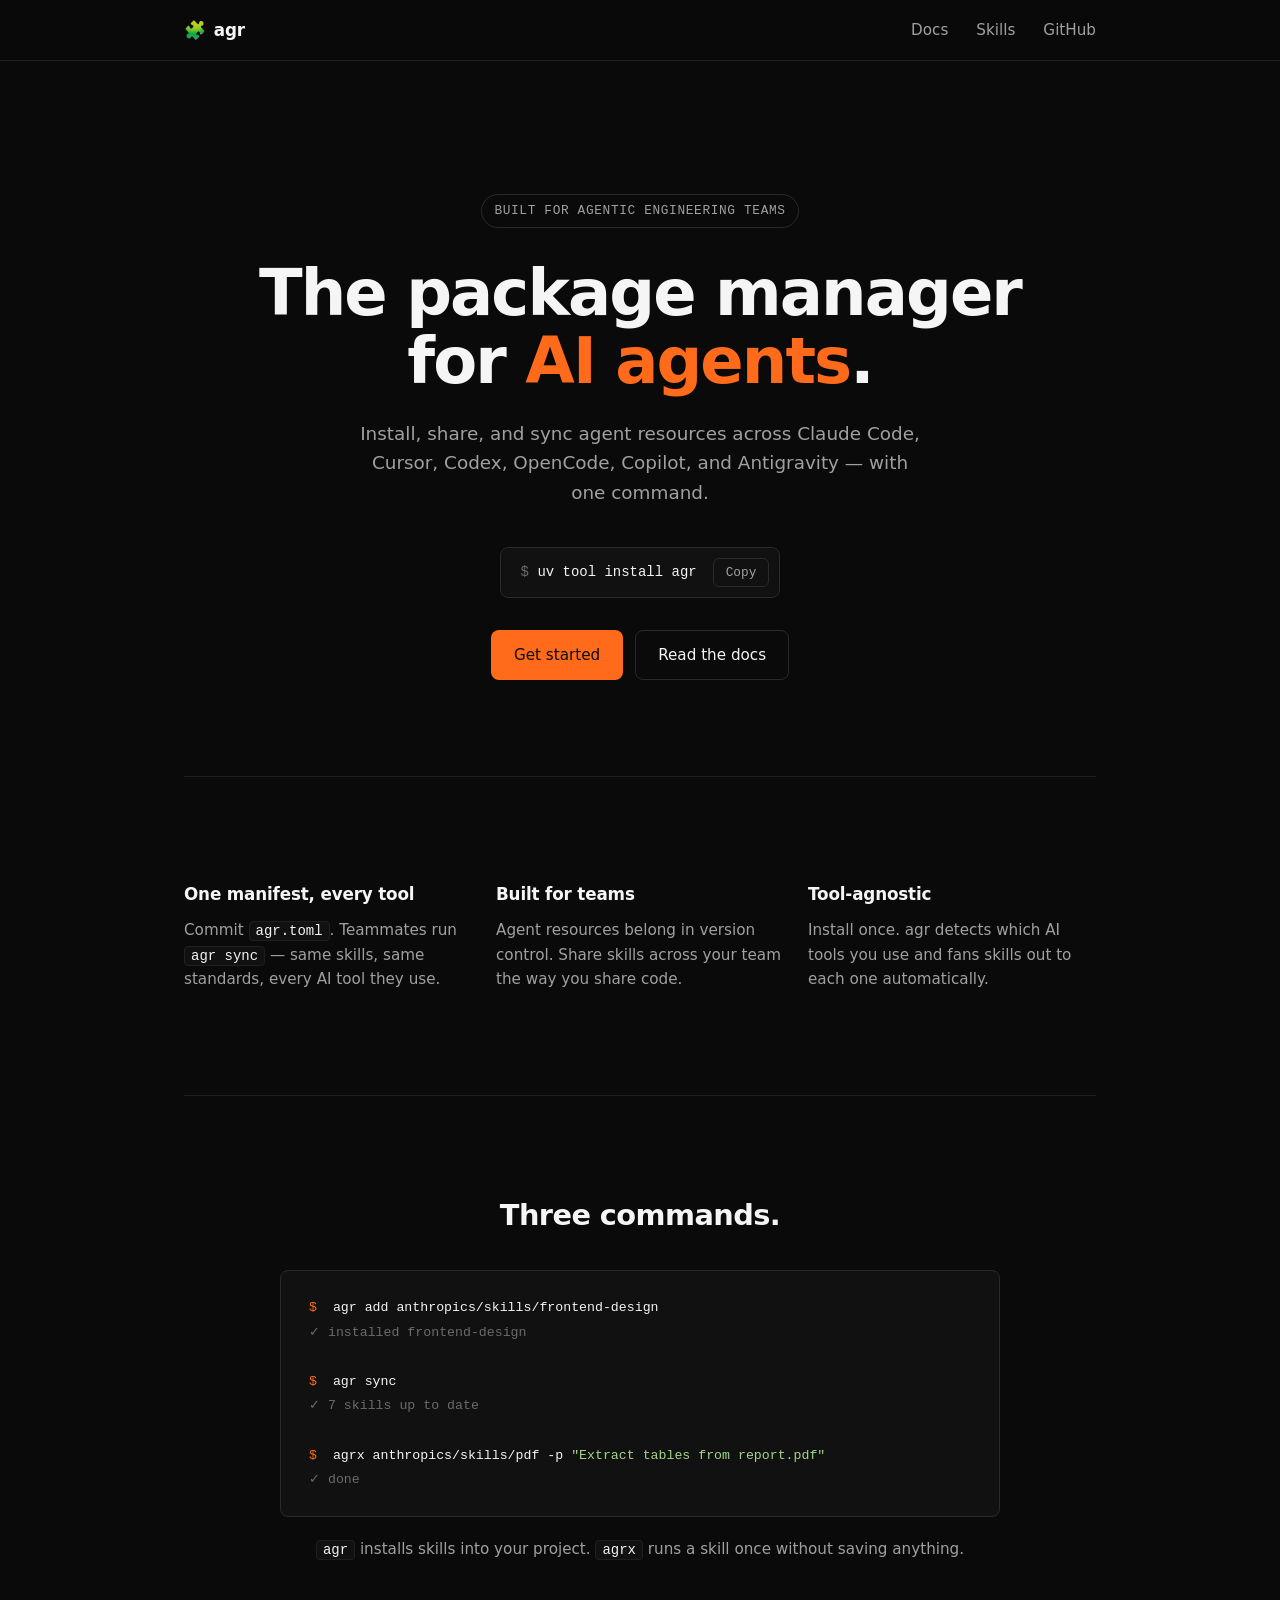
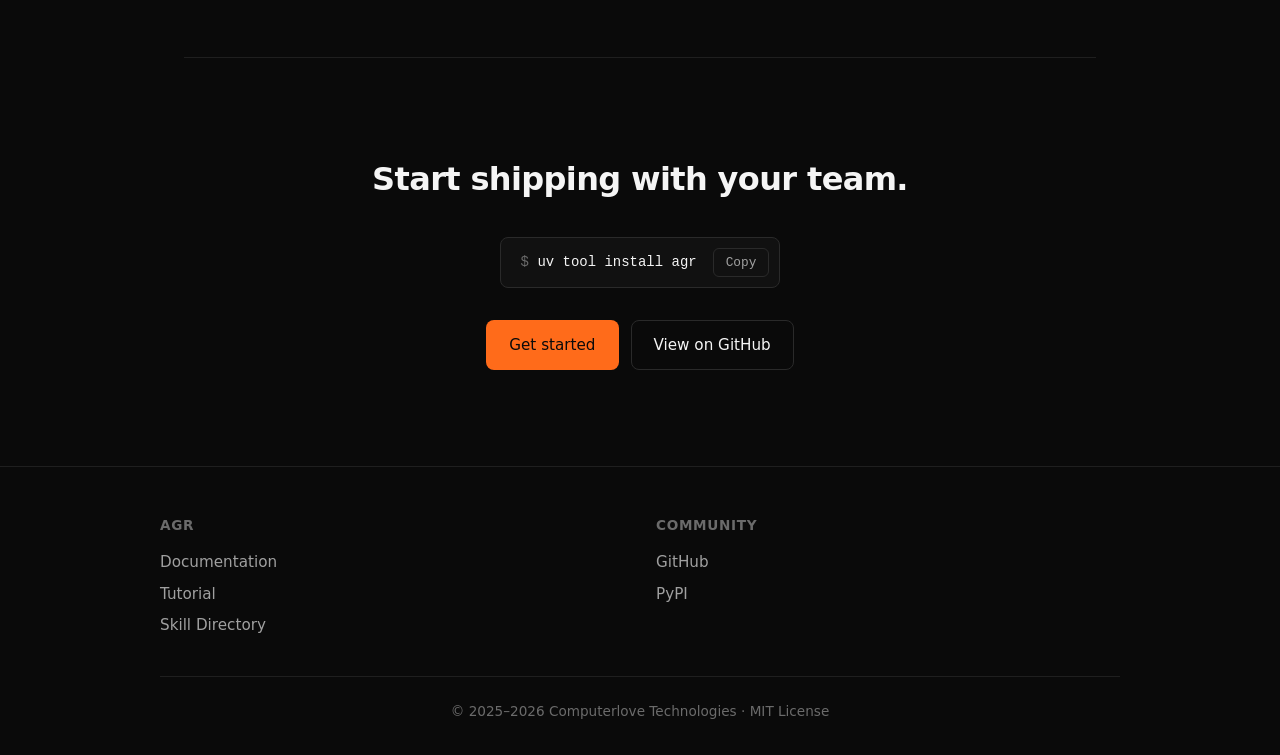
<file: website/index.html>
<!DOCTYPE html>
<html lang="en">
<head>
  <meta charset="UTF-8">
  <meta name="viewport" content="width=device-width, initial-scale=1.0">
  <title>agr — The package manager for AI agents</title>
  <meta name="description" content="agr is the package manager for AI agents. Install, share, and sync agent resources across Claude Code, Cursor, Codex, and more — built for teams practicing Agentic Engineering.">
  <meta name="author" content="Computerlove Technologies">
  <meta name="robots" content="index, follow">

  <!-- Open Graph -->
  <meta property="og:type" content="website">
  <meta property="og:title" content="agr — The package manager for AI agents">
  <meta property="og:description" content="Install, share, and sync agent resources across every AI tool on your team. Built for Agentic Engineering.">
  <meta property="og:url" content="https://agr.run/">
  <meta property="og:site_name" content="agr">
  <meta property="og:locale" content="en_US">

  <!-- Twitter Card -->
  <meta name="twitter:card" content="summary_large_image">
  <meta name="twitter:title" content="agr — The package manager for AI agents">
  <meta name="twitter:description" content="Install, share, and sync agent resources across every AI tool on your team. Built for Agentic Engineering.">

  <meta name="theme-color" content="#0a0a0a">
  <link rel="canonical" href="https://agr.run/">
  <link rel="stylesheet" href="styles.css">
  <link rel="icon" href="data:image/svg+xml,<svg xmlns='http://www.w3.org/2000/svg' viewBox='0 0 100 100'><text y='.9em' font-size='90'>🧩</text></svg>">

  <script type="application/ld+json">
  {
    "@context": "https://schema.org",
    "@type": "SoftwareApplication",
    "name": "agr",
    "description": "The package manager for AI agents. Install, share, and sync agent resources across every AI tool on your team.",
    "url": "https://agr.run/",
    "applicationCategory": "DeveloperApplication",
    "operatingSystem": "Linux, macOS, Windows",
    "offers": { "@type": "Offer", "price": "0", "priceCurrency": "USD" },
    "author": {
      "@type": "Organization",
      "name": "Computerlove Technologies",
      "url": "https://github.com/computerlovetech"
    },
    "installUrl": "https://pypi.org/project/agr/",
    "codeRepository": "https://github.com/computerlovetech/agr"
  }
  </script>
</head>
<body>
  <header>
    <nav>
      <a href="/" class="logo"><span class="logo-mark">🧩</span> agr</a>
      <div class="nav-links">
        <a href="docs/">Docs</a>
        <a href="docs/skills/">Skills</a>
        <a href="https://github.com/computerlovetech/agr" target="_blank" rel="noopener">GitHub</a>
      </div>
    </nav>
  </header>

  <main>
    <section class="hero">
      <p class="eyebrow">Built for Agentic Engineering teams</p>
      <h1>The package manager<br>for <span class="accent">AI agents</span>.</h1>
      <p class="sub">
        Install, share, and sync agent resources across Claude Code, Cursor,
        Codex, OpenCode, Copilot, and Antigravity &mdash; with one command.
      </p>

      <div class="install">
        <code>uv tool install agr</code>
        <button class="copy-btn" aria-label="Copy install command" onclick="copyCmd(this, 'uv tool install agr')">Copy</button>
      </div>

      <div class="cta">
        <a href="docs/tutorial/" class="btn btn-primary">Get started</a>
        <a href="docs/" class="btn btn-ghost">Read the docs</a>
      </div>
    </section>

    <section class="features">
      <div class="feature">
        <h3>One manifest, every tool</h3>
        <p>Commit <code>agr.toml</code>. Teammates run <code>agr sync</code> &mdash; same skills, same standards, every AI tool they use.</p>
      </div>
      <div class="feature">
        <h3>Built for teams</h3>
        <p>Agent resources belong in version control. Share skills across your team the way you share code.</p>
      </div>
      <div class="feature">
        <h3>Tool-agnostic</h3>
        <p>Install once. agr detects which AI tools you use and fans skills out to each one automatically.</p>
      </div>
    </section>

    <section class="usage">
      <div class="usage-inner">
        <h2>Three commands.</h2>
        <pre><code><span class="prompt">$</span> agr add anthropics/skills/frontend-design
<span class="dim">✓ installed frontend-design</span>

<span class="prompt">$</span> agr sync
<span class="dim">✓ 7 skills up to date</span>

<span class="prompt">$</span> agrx anthropics/skills/pdf -p <span class="str">"Extract tables from report.pdf"</span>
<span class="dim">✓ done</span></code></pre>
        <p class="usage-note">
          <code>agr</code> installs skills into your project. <code>agrx</code>
          runs a skill once without saving anything.
        </p>
      </div>
    </section>

    <section class="cta-bottom">
      <h2>Start shipping with your team.</h2>
      <div class="install">
        <code>uv tool install agr</code>
        <button class="copy-btn" aria-label="Copy install command" onclick="copyCmd(this, 'uv tool install agr')">Copy</button>
      </div>
      <div class="cta">
        <a href="docs/tutorial/" class="btn btn-primary">Get started</a>
        <a href="https://github.com/computerlovetech/agr" class="btn btn-ghost" target="_blank" rel="noopener">View on GitHub</a>
      </div>
    </section>
  </main>

  <footer>
    <div class="footer-inner">
      <div class="footer-col">
        <h4>agr</h4>
        <ul>
          <li><a href="docs/">Documentation</a></li>
          <li><a href="docs/tutorial/">Tutorial</a></li>
          <li><a href="docs/skills/">Skill Directory</a></li>
        </ul>
      </div>
      <div class="footer-col">
        <h4>Community</h4>
        <ul>
          <li><a href="https://github.com/computerlovetech/agr" target="_blank" rel="noopener">GitHub</a></li>
          <li><a href="https://pypi.org/project/agr/" target="_blank" rel="noopener">PyPI</a></li>
        </ul>
      </div>
    </div>
    <p class="copy">&copy; 2025&ndash;2026 Computerlove Technologies &middot; <a href="https://github.com/computerlovetech/agr/blob/main/LICENSE" target="_blank" rel="noopener">MIT License</a></p>
  </footer>

  <script>
    function copyCmd(btn, text) {
      navigator.clipboard.writeText(text).then(() => {
        const original = btn.textContent;
        btn.textContent = 'Copied';
        btn.classList.add('copied');
        setTimeout(() => {
          btn.textContent = original;
          btn.classList.remove('copied');
        }, 1500);
      });
    }
  </script>
</body>
</html>
</file>
<file: website/styles.css>
:root {
  --bg: #0a0a0a;
  --bg-elev: #111111;
  --border: #1f1f1f;
  --border-strong: #2a2a2a;
  --fg: #f5f5f5;
  --fg-dim: #a0a0a0;
  --fg-muted: #6b6b6b;
  --accent: #ff6b1a;
  --accent-hover: #ff854a;
  --mono: "SF Mono", "JetBrains Mono", "Fira Code", Menlo, Consolas, monospace;
  --sans: -apple-system, BlinkMacSystemFont, "Segoe UI", Inter, system-ui, sans-serif;
  --radius: 8px;
  --max: 960px;
}

* { box-sizing: border-box; }
html { scroll-behavior: smooth; }
body {
  margin: 0;
  background: var(--bg);
  color: var(--fg);
  font-family: var(--sans);
  font-size: 16px;
  line-height: 1.6;
  -webkit-font-smoothing: antialiased;
  -moz-osx-font-smoothing: grayscale;
}

a { color: var(--fg); text-decoration: none; }
a:hover { color: var(--accent); }
code { font-family: var(--mono); font-size: 0.92em; }

/* ---------- Header ---------- */
header {
  position: sticky; top: 0; z-index: 10;
  background: rgba(10, 10, 10, 0.85);
  backdrop-filter: saturate(180%) blur(12px);
  -webkit-backdrop-filter: saturate(180%) blur(12px);
  border-bottom: 1px solid var(--border);
}
nav {
  max-width: var(--max);
  margin: 0 auto;
  padding: 16px 24px;
  display: flex; align-items: center; justify-content: space-between;
}
.logo {
  font-weight: 600;
  font-size: 1.05rem;
  letter-spacing: -0.01em;
  display: inline-flex; align-items: center; gap: 8px;
}
.logo-mark { font-size: 1.1rem; }
.nav-links { display: flex; gap: 28px; align-items: center; }
.nav-links a { color: var(--fg-dim); font-size: 0.95rem; }
.nav-links a:hover { color: var(--fg); }

/* ---------- Layout ---------- */
main { max-width: var(--max); margin: 0 auto; padding: 0 24px; }
section { padding: 96px 0; }

/* ---------- Hero ---------- */
.hero { padding-top: 120px; text-align: center; }
.eyebrow {
  display: inline-block;
  font-family: var(--mono);
  font-size: 0.8rem;
  letter-spacing: 0.05em;
  text-transform: uppercase;
  color: var(--fg-dim);
  padding: 6px 12px;
  border: 1px solid var(--border-strong);
  border-radius: 999px;
  margin-bottom: 32px;
}
h1 {
  font-size: clamp(2.4rem, 6vw, 4rem);
  line-height: 1.05;
  letter-spacing: -0.03em;
  font-weight: 600;
  margin: 0 0 24px;
}
.accent { color: var(--accent); }
.sub {
  font-size: 1.15rem;
  color: var(--fg-dim);
  max-width: 560px;
  margin: 0 auto 40px;
}

/* ---------- Install bar ---------- */
.install {
  display: inline-flex;
  align-items: center;
  gap: 4px;
  background: var(--bg-elev);
  border: 1px solid var(--border-strong);
  border-radius: var(--radius);
  padding: 10px 10px 10px 20px;
  margin-bottom: 32px;
  font-family: var(--mono);
  font-size: 0.95rem;
}
.install code {
  color: var(--fg);
  padding-right: 12px;
}
.install code::before { content: "$ "; color: var(--fg-muted); }
.copy-btn {
  background: transparent;
  color: var(--fg-dim);
  border: 1px solid var(--border-strong);
  border-radius: 6px;
  padding: 6px 12px;
  font-family: var(--mono);
  font-size: 0.8rem;
  cursor: pointer;
  transition: all 0.15s ease;
}
.copy-btn:hover {
  color: var(--fg);
  border-color: var(--fg-muted);
}
.copy-btn.copied { color: var(--accent); border-color: var(--accent); }

/* ---------- Buttons ---------- */
.cta { display: flex; gap: 12px; justify-content: center; flex-wrap: wrap; }
.btn {
  display: inline-flex;
  align-items: center;
  padding: 12px 22px;
  border-radius: var(--radius);
  font-size: 0.95rem;
  font-weight: 500;
  border: 1px solid transparent;
  transition: all 0.15s ease;
  cursor: pointer;
}
.btn-primary {
  background: var(--accent);
  color: #0a0a0a;
}
.btn-primary:hover {
  background: var(--accent-hover);
  color: #0a0a0a;
}
.btn-ghost {
  background: transparent;
  color: var(--fg);
  border-color: var(--border-strong);
}
.btn-ghost:hover {
  border-color: var(--fg-muted);
  color: var(--fg);
}

/* ---------- Features ---------- */
.features {
  display: grid;
  grid-template-columns: repeat(3, 1fr);
  gap: 24px;
  border-top: 1px solid var(--border);
}
.feature {
  padding: 8px 0;
}
.feature h3 {
  font-size: 1.05rem;
  font-weight: 600;
  margin: 0 0 10px;
  letter-spacing: -0.01em;
}
.feature p {
  margin: 0;
  color: var(--fg-dim);
  font-size: 0.95rem;
  line-height: 1.6;
}
.feature code {
  background: var(--bg-elev);
  padding: 1px 6px;
  border-radius: 4px;
  border: 1px solid var(--border);
  color: var(--fg);
}

/* ---------- Usage ---------- */
.usage { border-top: 1px solid var(--border); }
.usage-inner { max-width: 720px; margin: 0 auto; text-align: center; }
.usage h2 {
  font-size: 1.8rem;
  font-weight: 600;
  letter-spacing: -0.02em;
  margin: 0 0 32px;
}
.usage pre {
  background: var(--bg-elev);
  border: 1px solid var(--border-strong);
  border-radius: var(--radius);
  padding: 24px 28px;
  font-family: var(--mono);
  font-size: 0.9rem;
  line-height: 1.7;
  text-align: left;
  overflow-x: auto;
  margin: 0 0 20px;
}
.usage pre code { color: var(--fg); }
.prompt { color: var(--accent); user-select: none; margin-right: 8px; }
.dim { color: var(--fg-muted); }
.str { color: #a3d68a; }
.usage-note {
  color: var(--fg-dim);
  font-size: 0.95rem;
  margin: 0;
}
.usage-note code {
  background: var(--bg-elev);
  padding: 1px 6px;
  border-radius: 4px;
  border: 1px solid var(--border);
  color: var(--fg);
}

/* ---------- Bottom CTA ---------- */
.cta-bottom {
  border-top: 1px solid var(--border);
  text-align: center;
}
.cta-bottom h2 {
  font-size: 2rem;
  font-weight: 600;
  letter-spacing: -0.02em;
  margin: 0 0 32px;
}

/* ---------- Footer ---------- */
footer {
  border-top: 1px solid var(--border);
  padding: 48px 24px 32px;
}
.footer-inner {
  max-width: var(--max);
  margin: 0 auto;
  display: grid;
  grid-template-columns: repeat(2, 1fr);
  gap: 32px;
  padding-bottom: 32px;
  border-bottom: 1px solid var(--border);
}
.footer-col h4 {
  font-size: 0.85rem;
  font-weight: 600;
  letter-spacing: 0.05em;
  text-transform: uppercase;
  color: var(--fg-muted);
  margin: 0 0 12px;
}
.footer-col ul { list-style: none; padding: 0; margin: 0; }
.footer-col li { margin-bottom: 6px; }
.footer-col a { color: var(--fg-dim); font-size: 0.95rem; }
.footer-col a:hover { color: var(--fg); }
.copy {
  max-width: var(--max);
  margin: 24px auto 0;
  color: var(--fg-muted);
  font-size: 0.85rem;
  text-align: center;
}
.copy a { color: var(--fg-muted); }
.copy a:hover { color: var(--fg-dim); }

/* ---------- Responsive ---------- */
@media (max-width: 720px) {
  section { padding: 72px 0; }
  .hero { padding-top: 80px; }
  .features { grid-template-columns: 1fr; gap: 32px; }
  .nav-links { gap: 20px; }
  .nav-links a:nth-child(2) { display: none; }
  .install { flex-direction: column; gap: 10px; padding: 14px; width: 100%; max-width: 360px; }
  .install code { padding-right: 0; }
  .usage pre { padding: 18px; font-size: 0.82rem; }
}
</file>
